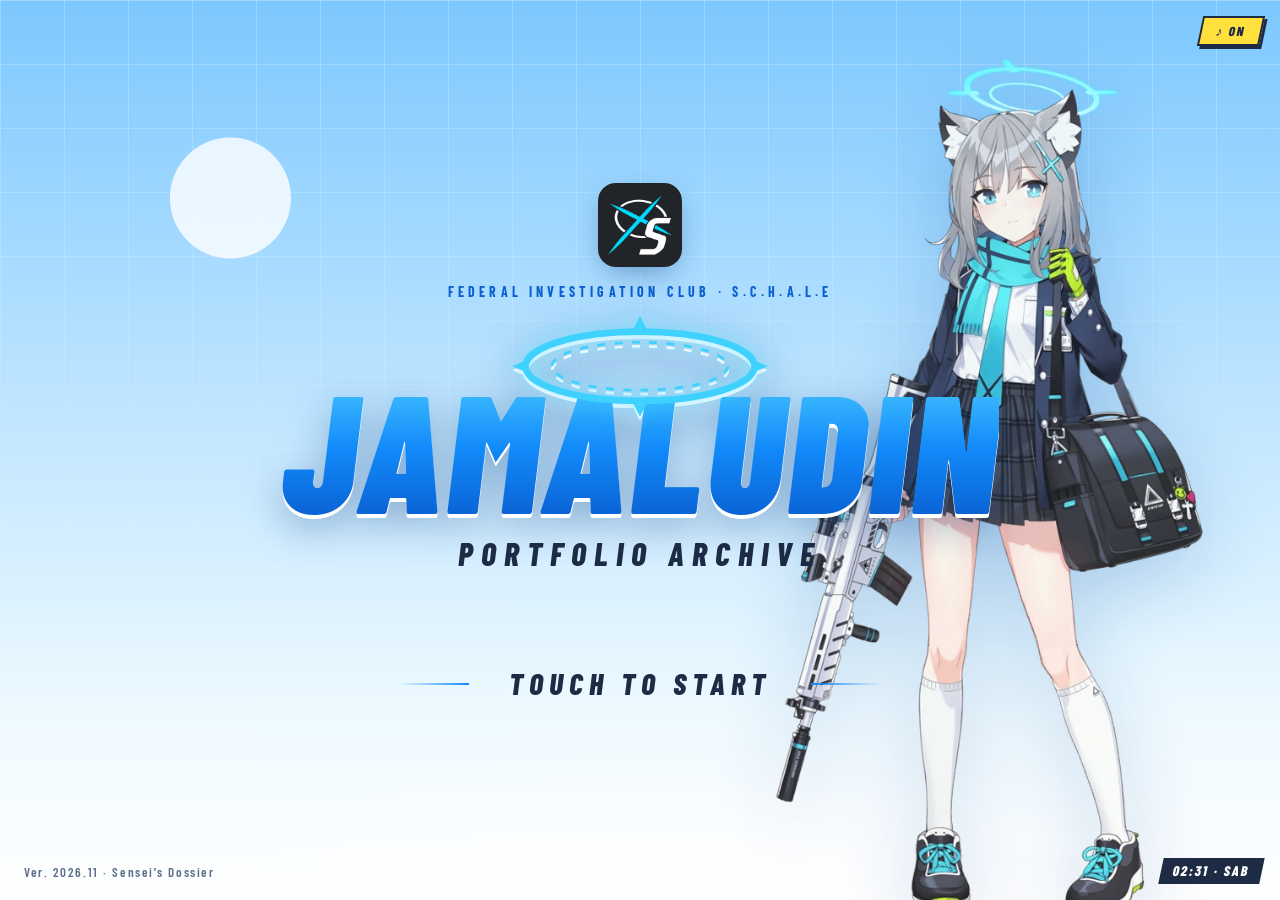
<file: index.html>
<!DOCTYPE html>
<html lang="id">
<head>
  <meta charset="UTF-8" />
  <meta name="viewport" content="width=device-width, initial-scale=1.0, viewport-fit=cover" />
  <meta name="theme-color" content="#128afa" />
  <title>Jamaludin · Portfolio</title>
  <meta name="description" content="Portofolio Jamaludin — Operator Quality Control & mahasiswa S1 Teknik Informatika. Bertema Blue Archive." />
  <link rel="icon" type="image/png" href="assets/img/schale_logo.png" />
  <!-- Link preview (WhatsApp, Discord, Telegram, X, Facebook) -->
  <meta property="og:type" content="website" />
  <meta property="og:site_name" content="Sensei's Dossier" />
  <meta property="og:locale" content="id_ID" />
  <meta property="og:title" content="Jamaludin · Portfolio Archive" />
  <meta property="og:description" content="Operator Quality Control & mahasiswa S1 Teknik Informatika — portofolio bertema Blue Archive. Touch to Start ☆" />
  <meta property="og:image" content="assets/img/og-cover.jpg" />
  <meta property="og:image:width" content="1200" />
  <meta property="og:image:height" content="630" />
  <meta property="og:image:alt" content="Jamaludin — Portfolio Archive bertema Blue Archive" />
  <meta name="twitter:card" content="summary_large_image" />
  <meta name="twitter:title" content="Jamaludin · Portfolio Archive" />
  <meta name="twitter:description" content="Operator Quality Control & mahasiswa S1 Teknik Informatika — portofolio bertema Blue Archive." />
  <meta name="twitter:image" content="assets/img/og-cover.jpg" />
  <link rel="preconnect" href="https://fonts.googleapis.com" />
  <link rel="preconnect" href="https://fonts.gstatic.com" crossorigin />
  <link href="https://fonts.googleapis.com/css2?family=Barlow:ital,wght@0,400;0,500;0,600;0,700;1,600&family=Barlow+Condensed:ital,wght@0,600;0,700;0,800;1,700;1,800;1,900&display=swap" rel="stylesheet" />
  <link rel="stylesheet" href="css/style.css" />
</head>
<body>
  <!-- ============ LOADING ============ -->
  <div class="loading" id="loading" role="progressbar" aria-label="Memuat portofolio" aria-valuemin="0" aria-valuemax="100" aria-valuenow="0">
    <div class="loading__center">
      <img class="loading__logo" src="assets/img/schale_logo.png" alt="" />
      <p class="loading__title">Now Loading<span class="loading__dots" aria-hidden="true"><i>.</i><i>.</i><i>.</i></span></p>
    </div>
    <div class="loading__tip">
      <span class="loading__tip-label">Tips</span>
      <p class="loading__tip-text" id="loadingTip">Menyiapkan arsip Sensei…</p>
    </div>
    <div class="loading__foot">
      <div class="loading__bar"><span class="loading__fill" id="loadingFill"></span></div>
      <span class="loading__pct" id="loadingPct">0%</span>
    </div>
  </div>

  <!-- Reusable halo shape -->
  <svg width="0" height="0" style="position:absolute" aria-hidden="true">
    <symbol id="halo" viewBox="0 0 200 80">
      <ellipse cx="100" cy="40" rx="86" ry="26" fill="none" stroke="currentColor" stroke-width="5" />
      <ellipse cx="100" cy="40" rx="66" ry="18" fill="none" stroke="currentColor" stroke-width="2" stroke-dasharray="6 7" />
      <path d="M100 2 L106 14 L100 11 L94 14 Z M100 78 L106 66 L100 69 L94 66 Z M4 40 L18 34 L15 40 L18 46 Z M196 40 L182 34 L185 40 L182 46 Z" fill="currentColor" />
    </symbol>
    <symbol id="tri" viewBox="0 0 20 20"><path d="M10 2 L18 17 L2 17 Z" fill="currentColor" /></symbol>
    <!-- Social logos -->
    <symbol id="i-gmail" viewBox="0 0 24 24">
      <path d="M3.5 19V8" stroke="#4285F4" stroke-width="3.2" stroke-linecap="round" fill="none" />
      <path d="M20.5 19V8" stroke="#34A853" stroke-width="3.2" stroke-linecap="round" fill="none" />
      <path d="M3.5 7.6 12 14l8.5-6.4" stroke="#EA4335" stroke-width="3.2" stroke-linecap="round" stroke-linejoin="round" fill="none" />
      <path d="M20.5 7.6 17 10.2" stroke="#FBBC04" stroke-width="3.2" stroke-linecap="round" fill="none" />
      <path d="M3.5 7.6 7 10.2" stroke="#C5221F" stroke-width="3.2" stroke-linecap="round" fill="none" />
    </symbol>
    <symbol id="i-instagram" viewBox="0 0 24 24">
      <rect x="3" y="3" width="18" height="18" rx="5.2" fill="none" stroke="currentColor" stroke-width="2.2" />
      <circle cx="12" cy="12" r="4.2" fill="none" stroke="currentColor" stroke-width="2.2" />
      <circle cx="17.4" cy="6.6" r="1.35" fill="currentColor" />
    </symbol>
    <symbol id="i-tiktok" viewBox="0 0 24 24">
      <path fill="currentColor" d="M12.525.02c1.31-.02 2.61-.01 3.91-.02.08 1.53.63 3.09 1.75 4.17 1.12 1.11 2.7 1.62 4.24 1.79v4.03c-1.44-.05-2.89-.35-4.2-.97-.57-.26-1.1-.59-1.62-.93-.01 2.92.01 5.84-.02 8.75-.08 1.4-.54 2.79-1.35 3.94-1.31 1.92-3.58 3.17-5.91 3.21-1.43.08-2.86-.31-4.08-1.03-2.02-1.19-3.44-3.37-3.65-5.71-.02-.5-.03-1-.01-1.49.18-1.9 1.12-3.72 2.58-4.96 1.66-1.44 3.98-2.13 6.15-1.72.02 1.48-.04 2.96-.04 4.44-.99-.32-2.15-.23-3.02.37-.63.41-1.11 1.04-1.36 1.75-.21.51-.15 1.07-.14 1.61.24 1.64 1.82 3.02 3.5 2.87 1.12-.01 2.19-.66 2.77-1.61.19-.33.4-.67.41-1.06.1-1.79.06-3.57.07-5.36.01-4.03-.01-8.05.02-12.07z" />
    </symbol>
    <symbol id="i-discord" viewBox="0 0 24 24">
      <path fill="currentColor" d="M19.3 5.4A16.6 16.6 0 0 0 15.2 4l-.5 1a15.4 15.4 0 0 0-5.4 0l-.5-1a16.6 16.6 0 0 0-4.1 1.4C2.1 9.3 1.4 13.2 1.7 17a16.8 16.8 0 0 0 5.1 2.6l1.1-1.8a10.8 10.8 0 0 1-1.7-.8l.4-.3a11.9 11.9 0 0 0 10.8 0l.4.3c-.5.3-1.1.6-1.7.8l1.1 1.8a16.8 16.8 0 0 0 5.1-2.6c.4-4.4-.7-8.3-3.1-11.6Z" />
      <ellipse cx="8.9" cy="12.6" rx="1.8" ry="2" fill="var(--discord-eye, #5865F2)" />
      <ellipse cx="15.1" cy="12.6" rx="1.8" ry="2" fill="var(--discord-eye, #5865F2)" />
    </symbol>
    <symbol id="i-github" viewBox="0 0 24 24">
      <path fill="currentColor" d="M12 .297c-6.63 0-12 5.373-12 12 0 5.303 3.438 9.8 8.205 11.385.6.113.82-.258.82-.577 0-.285-.01-1.04-.015-2.04-3.338.724-4.042-1.61-4.042-1.61C4.422 18.07 3.633 17.7 3.633 17.7c-1.087-.744.084-.729.084-.729 1.205.084 1.838 1.236 1.838 1.236 1.07 1.835 2.809 1.305 3.495.998.108-.776.417-1.305.76-1.605-2.665-.3-5.466-1.332-5.466-5.93 0-1.31.465-2.38 1.235-3.22-.135-.303-.54-1.523.105-3.176 0 0 1.005-.322 3.3 1.23.96-.267 1.98-.399 3-.405 1.02.006 2.04.138 3 .405 2.28-1.552 3.285-1.23 3.285-1.23.645 1.653.24 2.873.12 3.176.765.84 1.23 1.91 1.23 3.22 0 4.61-2.805 5.625-5.475 5.92.42.36.81 1.096.81 2.22 0 1.606-.015 2.896-.015 3.286 0 .315.21.69.825.57C20.565 22.092 24 17.592 24 12.297c0-6.627-5.373-12-12-12" />
    </symbol>
  </svg>

  <!-- ============ TITLE SCREEN ============ -->
  <section id="title" class="screen screen--title is-active" aria-label="Layar judul">
    <div class="sky"></div>
    <div class="floaters" aria-hidden="true"></div>
    <img class="title__student" src="assets/characters/shiroko_portrait.webp" alt="" />
    <div class="title__center">
      <img class="title__logo" src="assets/img/schale_logo.png" alt="Logo Schale" />
      <p class="title__kicker">Federal Investigation Club · S.C.H.A.L.E</p>
      <h1 class="title__name">
        <svg class="title__halo"><use href="#halo" /></svg>
        JAMALUDIN
      </h1>
      <p class="title__sub">Portfolio Archive</p>
      <button class="title__start" id="startBtn" type="button">Touch to Start</button>
    </div>
    <p class="title__ver">Ver. 2026.11 · Sensei's Dossier</p>
  </section>

  <!-- ============ MAIN MENU ============ -->
  <section id="menu" class="screen screen--menu" aria-label="Menu utama">
    <div class="stripes" aria-hidden="true"></div>

    <div class="menu__art" aria-hidden="true">
      <div class="menu__art-bg"></div>
      <svg class="menu__halo"><use href="#halo" /></svg>
      <img class="menu__student" id="menuStudent" src="assets/characters/aris_portrait.webp" alt="" />
      <div class="menu__nametag" id="menuNametag">
        <span class="menu__nametag-school" id="menuSchool">Millennium</span>
        <span class="menu__nametag-name" id="menuName">Tendou Aris</span>
      </div>
    </div>
    <button class="poke-hit poke-hit--menu" id="menuPoke" type="button" aria-label="Sapa karakter"></button>

    <div class="menu__left">
      <p class="menu__kicker">Take a look at my work, Sensei</p>
      <h2 class="menu__title">
        <svg class="menu__title-halo"><use href="#halo" /></svg>
        <span class="tiles" data-tiles>JAMALUDIN</span>
      </h2>
      <p class="menu__desc">
        Operator <b>Quality Control</b> yang teliti &amp; berdedikasi, sekarang juga menempuh
        <b>S1 Teknik Informatika</b>. Memastikan tiap produk lolos standar — OK / NG tanpa kompromi.
      </p>

      <nav class="menu__list" aria-label="Navigasi portofolio">
        <button class="menu__item" data-go="experience" data-student="aris">
          <span class="menu__no">01</span><span class="menu__label">Experience</span>
          <span class="menu__hint">Mission Log</span><span class="menu__arrow">◀</span>
        </button>
        <button class="menu__item" data-go="skills" data-student="yuuka">
          <span class="menu__no">02</span><span class="menu__label">Skills</span>
          <span class="menu__hint">Skill Level</span><span class="menu__arrow">◀</span>
        </button>
        <button class="menu__item" data-go="about" data-student="mine">
          <span class="menu__no">03</span><span class="menu__label">About</span>
          <span class="menu__hint">Student Info</span><span class="menu__arrow">◀</span>
        </button>
        <button class="menu__item" data-go="contact" data-student="mika">
          <span class="menu__no">04</span><span class="menu__label">Contact</span>
          <span class="menu__hint">MomoTalk</span><span class="menu__arrow">◀</span>
        </button>
      </nav>
    </div>
  </section>

  <!-- ============ EXPERIENCE ============ -->
  <section id="experience" class="screen screen--page page--experience" aria-label="Pengalaman kerja">
    <div class="stripes" aria-hidden="true"></div>
    <img class="page__student page__student--left" src="assets/characters/aris_portrait.webp" alt="" />
    <button class="poke-hit poke-hit--left" type="button" data-poke="aris" aria-label="Sapa Tendou Aris"></button>
    <div class="page__body">
      <header class="page__head">
        <h2 class="page__title"><span class="tiles" data-tiles>EXPERIENCE</span></h2>
        <button class="back-chip" data-back type="button"><span class="key-only">ESC · </span>Back</button>
      </header>
      <p class="page__tag">Mission Log // Pengalaman Kerja</p>

      <article class="card mission">
        <div class="mission__top">
          <div>
            <p class="mission__company">PT. Injeksi Plastik Pasifik</p>
            <h3 class="mission__role">Operator Quality Control</h3>
          </div>
          <span class="badge badge--live">2025 — Sekarang</span>
        </div>

        <div class="mission__grid">
          <div class="mission__task">
            <p class="mission__label"><span>Task 01</span> Outgoing Quality Control (OQC) — Final Inspection</p>
            <ul class="checklist">
              <li>Melakukan inspeksi visual dan dimensi pada produk akhir plastik injection sebelum dikirim.</li>
              <li>Memastikan produk yang dikirim memenuhi standar pelanggan dan standar AQL.</li>
              <li>Mengelola dokumen hasil pemeriksaan serta status kelayakan produk (OK/NG).</li>
              <li>Berkolaborasi dengan tim produksi untuk meminimalkan lolosnya produk cacat.</li>
            </ul>
          </div>
          <div class="mission__task">
            <p class="mission__label"><span>Task 02</span> Defect Management &amp; Area Control</p>
            <ul class="checklist">
              <li>Menganalisis penyebab produk cacat yang ditemukan di area pemeriksaan akhir.</li>
              <li>Membuat laporan ketidaksesuaian produk dan memisahkan item NG ke area karantina.</li>
              <li>Menjaga kebersihan area inspeksi (5S) serta menerapkan standar keselamatan kerja (K3).</li>
            </ul>
          </div>
        </div>

        <div class="reward">
          <p class="reward__title">Mission Reward · Pencapaian Kunci</p>
          <div class="reward__items">
            <div class="reward__item">
              <span class="reward__icon">★</span>
              <p>Menyelesaikan target produksi harian dengan tingkat ketelitian dan <b>efisiensi</b> yang baik.</p>
            </div>
            <div class="reward__item">
              <span class="reward__icon">◆</span>
              <p>Mampu <b>menginspeksi</b> beberapa jenis produk plastik dengan cepat dan tepat.</p>
            </div>
          </div>
        </div>
      </article>
    </div>
  </section>

  <!-- ============ SKILLS ============ -->
  <section id="skills" class="screen screen--page page--skills" aria-label="Kemampuan">
    <div class="stripes" aria-hidden="true"></div>
    <img class="page__student page__student--right" src="assets/characters/yuuka_portrait.webp" alt="" />
    <button class="poke-hit poke-hit--right" type="button" data-poke="yuuka" aria-label="Sapa Hayase Yuuka"></button>
    <div class="page__body">
      <header class="page__head">
        <h2 class="page__title"><span class="tiles" data-tiles>SKILLS</span></h2>
        <button class="back-chip" data-back type="button"><span class="key-only">ESC · </span>Back</button>
      </header>
      <p class="page__tag">Skill Level // Kemampuan Inti</p>

      <div class="skills">
        <div class="card skill-group">
          <p class="skill-group__title">Quality Control</p>
          <ul class="bars">
            <li class="bar" data-level="92"><span class="bar__name">QC Assessment (OK / NG)</span><span class="bar__track"><span class="bar__fill"></span></span><span class="bar__val"></span></li>
            <li class="bar" data-level="90"><span class="bar__name">Pemeriksaan Visual &amp; Dimensi</span><span class="bar__track"><span class="bar__fill"></span></span><span class="bar__val"></span></li>
            <li class="bar" data-level="85"><span class="bar__name">Standar AQL &amp; Laporan NG</span><span class="bar__track"><span class="bar__fill"></span></span><span class="bar__val"></span></li>
            <li class="bar" data-level="86"><span class="bar__name">Standar 5S &amp; K3</span><span class="bar__track"><span class="bar__fill"></span></span><span class="bar__val"></span></li>
          </ul>
        </div>
        <div class="card skill-group">
          <p class="skill-group__title">Tools &amp; Work Style</p>
          <ul class="bars">
            <li class="bar" data-level="80"><span class="bar__name">Microsoft Word</span><span class="bar__track"><span class="bar__fill"></span></span><span class="bar__val"></span></li>
            <li class="bar" data-level="78"><span class="bar__name">Microsoft Excel</span><span class="bar__track"><span class="bar__fill"></span></span><span class="bar__val"></span></li>
            <li class="bar" data-level="90"><span class="bar__name">Sistem Kerja Shift</span><span class="bar__track"><span class="bar__fill"></span></span><span class="bar__val"></span></li>
            <li class="bar" data-level="84"><span class="bar__name">Komunikasi &amp; Kolaborasi Tim</span><span class="bar__track"><span class="bar__fill"></span></span><span class="bar__val"></span></li>
          </ul>
        </div>
        <div class="card yuuka-note">
          <img src="assets/characters/yuuka_icon.webp" alt="Yuuka" />
          <p><b>Yuuka:</b> “Ketelitian itu soal angka, Sensei. Semua sudah saya hitung — hasilnya OK!”</p>
        </div>
      </div>
    </div>
  </section>

  <!-- ============ ABOUT ============ -->
  <section id="about" class="screen screen--page page--about" aria-label="Tentang saya">
    <div class="stripes" aria-hidden="true"></div>
    <img class="page__student page__student--left" src="assets/characters/mine_portrait.webp" alt="" />
    <button class="poke-hit poke-hit--left" type="button" data-poke="mine" aria-label="Sapa Aomori Mine"></button>
    <div class="page__body">
      <header class="page__head">
        <h2 class="page__title"><span class="tiles" data-tiles>ABOUT</span></h2>
        <button class="back-chip" data-back type="button"><span class="key-only">ESC · </span>Back</button>
      </header>
      <p class="page__tag">Student Info // Profil Singkat</p>

      <div class="about">
        <article class="card idcard">
          <div class="idcard__photo">
            <img src="assets/img/jamaludin.webp" alt="Foto Jamaludin" />
          </div>
          <div class="idcard__info">
            <p class="idcard__school">Universitas Pelita Bangsa</p>
            <h3 class="idcard__name">Jamaludin</h3>
            <p class="idcard__role">Operator Quality Control</p>
            <dl class="idcard__stats">
              <div><dt>Class</dt><dd>Inspector</dd></div>
              <div><dt>Role</dt><dd>Support</dd></div>
              <div><dt>Major</dt><dd>Teknik Informatika</dd></div>
            </dl>
            <button class="chip-btn" id="gachaReplay" type="button">↻ Recruit lagi</button>
          </div>
        </article>

        <article class="card profile">
          <p class="card__label">Profil Singkat</p>
          <p>
            Halo, Sensei! Aku <b class="hl">Jamaludin</b> — individu yang berdedikasi tinggi dengan pengalaman kerja nyata dalam
            <span class="tag">Evaluasi Produk</span>, pembuatan laporan harian, dan manajemen alur kerja.
          </p>
          <p>
            Punya tingkat ketelitian yang tajam dan kemampuan komunikasi yang baik untuk berkolaborasi lintas departemen.
            Motivasiku tinggi untuk terus berkembang, mempelajari hal baru, dan memberikan kontribusi terbaik bagi perusahaan.
          </p>
          <p>Ada tawaran kerja atau kolaborasi? Hubungi aku lewat halaman <a href="#contact" class="hl">Contact</a>.</p>
        </article>

        <article class="card edu">
          <p class="card__label">Pendidikan</p>
          <ol class="timeline">
            <li>
              <span class="timeline__year">2024 — Sekarang</span>
              <p class="timeline__place">Universitas Pelita Bangsa</p>
              <p class="timeline__desc">S1 Teknik Informatika</p>
            </li>
            <li>
              <span class="timeline__year">2019 — 2022</span>
              <p class="timeline__place">SMAS Bina Insan Jonggol</p>
              <p class="timeline__desc">Jurusan Ilmu Pengetahuan Alam</p>
            </li>
          </ol>
        </article>
      </div>
    </div>
  </section>

  <!-- ============ CONTACT ============ -->
  <section id="contact" class="screen screen--page page--contact" aria-label="Kontak">
    <div class="stripes" aria-hidden="true"></div>
    <img class="page__student page__student--left" src="assets/characters/mika_portrait.webp" alt="" />
    <button class="poke-hit poke-hit--left" type="button" data-poke="mika" aria-label="Sapa Misono Mika"></button>
    <div class="page__body">
      <header class="page__head">
        <h2 class="page__title"><span class="tiles" data-tiles>CONTACT</span></h2>
        <button class="back-chip" data-back type="button"><span class="key-only">ESC · </span>Back</button>
      </header>
      <p class="page__tag">MomoTalk // Direct Channels</p>

      <div class="card momo">
        <div class="momo__head">
          <span class="momo__logo">MomoTalk</span>
          <span class="momo__status">● online</span>
        </div>
        <div class="momo__log" id="momoLog" aria-live="polite"></div>
        <div class="momo__reply" id="momoReply" hidden>
          <p class="momo__reply-head">Balas</p>
          <div class="momo__options" id="momoOptions"></div>
        </div>
        <p class="momo__divider"><span>Semua kontak</span></p>

        <ul class="channels" id="channels">
          <li data-ch="gmail"><a class="channel" href="mailto:jamaldan390@gmail.com">
            <span class="channel__icon channel__icon--gmail"><svg aria-hidden="true"><use href="#i-gmail" /></svg></span>
            <span class="channel__text"><b>Gmail</b><small>jamaldan390@gmail.com</small></span>
            <span class="channel__cta">Send Mail ▸</span></a></li>
          <li data-ch="instagram"><a class="channel" href="https://www.instagram.com/zuyakazama69/" target="_blank" rel="noopener">
            <span class="channel__icon channel__icon--instagram"><svg aria-hidden="true"><use href="#i-instagram" /></svg></span>
            <span class="channel__text"><b>Instagram</b><small>@zuyakazama69</small></span>
            <span class="channel__cta">Visit ▸</span></a></li>
          <li data-ch="tiktok"><a class="channel" href="https://www.tiktok.com/search/user?q=zerfek%20sokai" target="_blank" rel="noopener">
            <span class="channel__icon channel__icon--tiktok"><svg aria-hidden="true"><use href="#i-tiktok" /></svg></span>
            <span class="channel__text"><b>TikTok</b><small>zerfek sokai</small></span>
            <span class="channel__cta">Visit ▸</span></a></li>
          <li data-ch="discord"><button class="channel" type="button" data-copy="hcfgjbtr">
            <span class="channel__icon channel__icon--discord"><svg aria-hidden="true"><use href="#i-discord" /></svg></span>
            <span class="channel__text"><b>Discord</b><small>hcfgjbtr</small></span>
            <span class="channel__cta">Copy ▸</span></button></li>
          <li data-ch="github"><a class="channel" href="https://github.com/ZuyaKazama" target="_blank" rel="noopener">
            <span class="channel__icon channel__icon--github"><svg aria-hidden="true"><use href="#i-github" /></svg></span>
            <span class="channel__text"><b>GitHub</b><small>github.com/ZuyaKazama</small></span>
            <span class="channel__cta">Visit ▸</span></a></li>
        </ul>
      </div>
    </div>
  </section>

  <!-- ============ HUD (always on top) ============ -->
  <div class="hud" id="hud">
    <div class="hud__tl">SCHALE <i>//</i> JAMALUDIN</div>
    <div class="hud__tr">
      <span class="hud__chip">Operator QC · S1 Teknik Informatika</span>
      <button class="hud__sound" id="soundBtn" type="button" aria-expanded="false" aria-controls="soundPanel" title="Pengaturan suara">♪ ON</button>
    </div>
    <div class="sound-panel" id="soundPanel" role="dialog" aria-label="Pengaturan suara" hidden>
      <div class="sound-panel__head">
        <span>Pengaturan Suara</span>
        <button class="sound-panel__close" id="soundClose" type="button" aria-label="Tutup pengaturan">✕</button>
      </div>
      <label class="slider">
        <span class="slider__label">Musik (BGM)</span>
        <input type="range" id="volBgm" min="0" max="100" step="5" />
        <output class="slider__val" id="volBgmOut" for="volBgm">30</output>
      </label>
      <label class="slider">
        <span class="slider__label">Suara karakter</span>
        <input type="range" id="volVoice" min="0" max="100" step="5" />
        <output class="slider__val" id="volVoiceOut" for="volVoice">90</output>
      </label>
      <label class="toggle">
        <input type="checkbox" id="muteAll" />
        <span class="toggle__ui" aria-hidden="true"></span>
        <span>Bisukan semua <kbd class="key-only">M</kbd></span>
      </label>
    </div>
    <button class="hud__poke" id="hudPoke" type="button" aria-label="Sapa karakter">
      <img id="hudPokeImg" src="assets/characters/aris_icon.webp" alt="" />
      <span>Tap!</span>
    </button>
    <button class="hud__back" data-back type="button" aria-label="Kembali ke menu">◀ Menu</button>
    <div class="hud__bl">
      <span><kbd>↑↓</kbd> Select</span>
      <span><kbd>Enter</kbd> Confirm</span>
      <span><kbd>Esc</kbd> Back</span>
    </div>
    <div class="hud__br" id="clock">--:-- · ---</div>
  </div>

  <!-- Transition wipe -->
  <div class="wipe" id="wipe" aria-hidden="true">
    <div class="wipe__a"></div><div class="wipe__b"></div><div class="wipe__c"></div>
    <img class="wipe__logo" src="assets/img/schale_logo.png" alt="" />
  </div>

  <div class="toast" id="toast" role="status" aria-live="polite"></div>

  <!-- Character dialogue / subtitles -->
  <div class="dialog" id="dialog" role="status" aria-live="polite" hidden>
    <p class="dialog__name"><span class="dialog__school" id="dialogSchool"></span><b id="dialogName"></b></p>
    <p class="dialog__text" id="dialogText"></p>
    <p class="dialog__ja" id="dialogJa" lang="ja"></p>
  </div>

  <!-- ============ RECRUITMENT (gacha) ============ -->
  <div class="gacha" id="gacha" role="dialog" aria-label="Recruitment" hidden>
    <div class="gacha__rays" aria-hidden="true"></div>
    <div class="gacha__crystal" aria-hidden="true"></div>
    <div class="gacha__ring" aria-hidden="true"></div>
    <div class="gacha__flash" aria-hidden="true"></div>
    <div class="gacha__card">
      <div class="gacha__face gacha__face--back" aria-hidden="true"><img src="assets/img/schale_logo.png" alt="" /></div>
      <div class="gacha__face gacha__face--front">
        <span class="gacha__new">NEW</span>
        <div class="gacha__photo"><img src="assets/img/jamaludin.webp" alt="Foto Jamaludin" /></div>
        <div class="gacha__stars" aria-label="Bintang 3"><i>★</i><i>★</i><i>★</i></div>
        <p class="gacha__school">Universitas Pelita Bangsa</p>
        <p class="gacha__name">Jamaludin</p>
        <p class="gacha__role">Operator Quality Control</p>
      </div>
    </div>
    <p class="gacha__line">“Jamaludin, Operator Quality Control. Mohon bantuannya, Sensei!”</p>
    <p class="gacha__hint">Tap untuk lanjut</p>
    <button class="gacha__skip" id="gachaSkip" type="button">Skip ▸▸</button>
  </div>

  <script src="js/voices.js"></script>
  <script src="js/app.js"></script>
</body>
</html>
</file>
<file: css/style.css>
/* =========================================================
   JAMALUDIN · Portfolio — Blue Archive inspired theme
   ========================================================= */
:root {
  --blue: #128afa;
  --blue-deep: #0a5fd1;
  --cyan: #3fd2ff;
  --sky: #d9efff;
  --bg: #eaf3fc;
  --navy: #1d2b45;
  --ink: #2a3a57;
  --muted: #5d6f8c;
  --line: #d3e3f3;
  --white: #ffffff;
  --yellow: #ffe03d;
  --yellow-deep: #f5c400;
  --pink: #ff8fae;
  --pink-deep: #f06c92;

  --f-display: "Barlow Condensed", "Arial Narrow", sans-serif;
  --f-body: "Barlow", "Segoe UI", system-ui, sans-serif;

  --hud-h: 4rem;
  --ease-out: cubic-bezier(.2, .9, .25, 1);
  --safe-t: env(safe-area-inset-top, 0px);
  --safe-r: env(safe-area-inset-right, 0px);
  --safe-b: env(safe-area-inset-bottom, 0px);
  --safe-l: env(safe-area-inset-left, 0px);
}

/* Type scales up on big screens so the layout never looks tiny */
html { font-size: 16px; -webkit-text-size-adjust: 100%; text-size-adjust: 100%; }
@media (min-width: 1600px) and (min-height: 860px) { html { font-size: 18px; } }
@media (min-width: 2200px) and (min-height: 1150px) { html { font-size: 21px; } }

*, *::before, *::after { box-sizing: border-box; }
[hidden] { display: none !important; }
html, body { height: 100%; }
body {
  margin: 0;
  background: var(--bg);
  color: var(--ink);
  font-family: var(--f-body);
  font-size: 1rem;
  line-height: 1.55;
  overflow: hidden;
  -webkit-font-smoothing: antialiased;
  -webkit-tap-highlight-color: transparent;
}
button, a { touch-action: manipulation; }
img { display: block; max-width: 100%; }
button { font: inherit; color: inherit; cursor: pointer; }
a { color: inherit; }
b { color: var(--navy); }
::selection { background: var(--cyan); color: var(--navy); }

/* ---------- Screens ---------- */
.screen {
  position: fixed;
  inset: 0;
  display: none;
  overflow: hidden;
}
.screen.is-active { display: block; }

/* Background stripes used by menu + pages */
.stripes {
  position: absolute;
  inset: 0;
  overflow: hidden;
  background:
    radial-gradient(circle at 1px 1px, rgba(18, 138, 250, .16) 1px, transparent 1.5px) 0 0 / 18px 18px,
    repeating-linear-gradient(115deg, rgba(18, 138, 250, .06) 0 38px, transparent 38px 76px),
    linear-gradient(160deg, #f6fbff 0%, #e4f1fd 55%, #d4e9fb 100%);
}
.stripes::after { /* big cyan diagonal band */
  content: "";
  position: absolute;
  left: -10%; right: -10%;
  top: 62%;
  height: 160px;
  background: linear-gradient(90deg, rgba(63, 210, 255, .0), rgba(63, 210, 255, .22), rgba(18, 138, 250, .0));
  transform: rotate(-8deg);
}

/* ---------- Letter tiles (BA take on the ransom-note title) ---------- */
.tiles { display: inline-flex; flex-wrap: wrap; gap: .04em; }
.tile {
  display: inline-block;
  padding: 0 .08em;
  line-height: 1;
  font-family: var(--f-display);
  font-style: italic;
  font-weight: 900;
  background: var(--white);
  color: var(--navy);
  box-shadow: .05em .05em 0 var(--navy);
  transform: rotate(var(--r, 0deg)) translateY(var(--y, 0));
}
.tile:nth-child(3n + 2) { background: var(--blue); color: var(--white); }
.tile:nth-child(4n + 3) { background: var(--navy); color: var(--white); box-shadow: .05em .05em 0 var(--cyan); }
.tile:nth-child(5n) { font-size: 1.12em; }
.is-active .tile { animation: tileIn .5s var(--ease-out) both; animation-delay: calc(var(--i) * 45ms + 120ms); }
@keyframes tileIn {
  from { opacity: 0; transform: rotate(calc(var(--r) * -3)) translateY(-40%) scale(1.6); }
  to   { opacity: 1; transform: rotate(var(--r)) translateY(var(--y)) scale(1); }
}

/* =========================================================
   TITLE SCREEN
   ========================================================= */
.screen--title { cursor: pointer; }
.sky {
  position: absolute;
  inset: 0;
  background:
    radial-gradient(ellipse 60% 40% at 50% 110%, rgba(255, 255, 255, .95), transparent 70%),
    radial-gradient(circle at 18% 22%, rgba(255, 255, 255, .8) 0 60px, transparent 61px),
    linear-gradient(180deg, #7cc8ff 0%, #bfe5ff 45%, #effaff 80%, #fff 100%);
}
.sky::before { /* faint grid */
  content: "";
  position: absolute;
  inset: 0;
  background:
    linear-gradient(rgba(255, 255, 255, .25) 1px, transparent 1px) 0 0 / 64px 64px,
    linear-gradient(90deg, rgba(255, 255, 255, .25) 1px, transparent 1px) 0 0 / 64px 64px;
  mask-image: linear-gradient(180deg, #000 0%, transparent 75%);
}
.floaters { position: absolute; inset: 0; pointer-events: none; overflow: hidden; }
.floaters svg {
  position: absolute;
  bottom: -40px;
  color: #fff;
  opacity: .7;
  animation: floatUp linear infinite;
}
@keyframes floatUp {
  to { transform: translateY(-115vh) rotate(360deg); opacity: 0; }
}
.title__student {
  position: absolute;
  right: 4vw;
  bottom: -2vh;
  height: 96vh;
  width: auto;
  max-width: none;
  opacity: .9;
  filter: drop-shadow(0 20px 40px rgba(18, 80, 160, .25));
  animation: rise 1.2s var(--ease-out) both .2s;
}
.title__center {
  position: absolute;
  inset: 0;
  display: flex;
  flex-direction: column;
  align-items: center;
  padding: calc(var(--hud-h) + var(--safe-t)) 16px calc(var(--hud-h) + var(--safe-b));
  overflow-y: auto;
  scrollbar-width: none;
  text-align: center;
}
.title__center > .title__logo { margin-top: auto; }
.title__center > .title__start { margin-bottom: auto; }
.title__logo {
  width: clamp(48px, 11vh, 84px);
  margin: 0 auto clamp(6px, 1.6vh, 14px);
  border-radius: 18px;
  box-shadow: 0 10px 30px -8px rgba(10, 60, 130, .5);
  animation: rise .8s var(--ease-out) both;
}
.title__kicker {
  margin: 0;
  font-family: var(--f-display);
  font-weight: 700;
  letter-spacing: .3em;
  text-transform: uppercase;
  font-size: 0.875rem;
  color: var(--blue-deep);
}
.title__name {
  position: relative;
  margin: .42em 0 0;
  font-family: var(--f-display);
  font-style: italic;
  font-weight: 900;
  font-size: clamp(3.4rem, min(13vw, 21vh), 10.5rem);
  line-height: .9;
  letter-spacing: .02em;
  color: var(--blue);
  background: linear-gradient(180deg, #47c8ff 0%, var(--blue) 50%, var(--blue-deep) 100%);
  -webkit-background-clip: text;
  background-clip: text;
  -webkit-text-fill-color: transparent;
  filter: drop-shadow(0 4px 0 #fff) drop-shadow(0 10px 20px rgba(10, 60, 130, .35));
  animation: rise .9s var(--ease-out) both .1s;
}
.title__halo, .menu__title-halo {
  position: absolute;
  left: 50%;
  top: -.36em;
  width: 1.6em;
  height: .64em;
  transform: translateX(-50%);
  color: var(--cyan);
  filter: drop-shadow(0 0 10px rgba(63, 210, 255, .9));
  animation: haloBob 3s ease-in-out infinite;
}
@keyframes haloBob { 50% { transform: translate(-50%, -8%); } }
.title__sub {
  margin: 6px 0 0;
  font-family: var(--f-display);
  font-weight: 800;
  font-style: italic;
  font-size: clamp(20px, 3vw, 32px);
  letter-spacing: .25em;
  text-transform: uppercase;
  color: var(--navy);
}
.title__start {
  margin-top: clamp(16px, 8vh, 90px);
  border: 0;
  min-height: 44px;
  background: none;
  padding: 10px 40px;
  font-family: var(--f-display);
  font-weight: 800;
  font-style: italic;
  font-size: clamp(22px, 3vw, 30px);
  letter-spacing: .2em;
  text-transform: uppercase;
  color: var(--navy);
  position: relative;
  animation: blink 1.6s ease-in-out infinite;
}
.title__start::before, .title__start::after {
  content: "";
  position: absolute;
  top: 50%;
  width: 70px;
  height: 2px;
  background: linear-gradient(90deg, transparent, var(--blue));
}
.title__start::before { right: 100%; }
.title__start::after { left: 100%; transform: scaleX(-1); }
@keyframes blink { 50% { opacity: .35; } }
.title__ver {
  position: absolute;
  left: calc(24px + var(--safe-l));
  bottom: calc(18px + var(--safe-b));
  margin: 0;
  font-family: var(--f-display);
  font-weight: 600;
  font-size: 0.8125rem;
  letter-spacing: .12em;
  color: var(--muted);
}
@keyframes rise { from { opacity: 0; transform: translateY(30px); } }
.title__center .title__logo, .title__center .title__name { animation-name: riseC; }
@keyframes riseC { from { opacity: 0; translate: 0 30px; } }

/* =========================================================
   MAIN MENU
   ========================================================= */
.menu__art {
  position: absolute;
  top: 0; right: 0; bottom: 0;
  width: 54vw;
}
.menu__art-bg {
  position: absolute;
  inset: 0;
  clip-path: polygon(22% 0, 100% 0, 100% 100%, 0 100%);
  background:
    repeating-linear-gradient(115deg, rgba(255, 255, 255, .12) 0 26px, transparent 26px 60px),
    linear-gradient(160deg, #5fd6ff 0%, var(--blue) 55%, var(--blue-deep) 100%);
}
.menu__art::before { /* white slanted edge like the reference */
  content: "";
  position: absolute;
  inset: 0;
  left: -26px;
  clip-path: polygon(22% 0, calc(22% + 18px) 0, 18px 100%, 0 100%);
  background: #fff;
  z-index: 1;
}
.menu__halo {
  position: absolute;
  left: 50%;
  top: 8%;
  width: 70%;
  height: 28%;
  transform: translateX(-40%);
  color: rgba(255, 255, 255, .55);
  animation: haloPulse 4s ease-in-out infinite;
}
@keyframes haloPulse { 50% { transform: translateX(-40%) translateY(-4%) scale(1.06); opacity: .75; } }
.menu__student {
  position: absolute;
  right: 4%;
  bottom: -3vh;
  height: 100vh;
  width: auto;
  max-width: 120%;
  object-fit: contain;
  object-position: bottom right;
  filter: drop-shadow(-12px 10px 0 rgba(29, 43, 69, .18));
  transition: opacity .25s, transform .35s var(--ease-out);
}
.menu__student.is-swapping { opacity: 0; transform: translateX(40px); }
.menu__student[data-wide] { height: auto; width: 125%; right: -12%; bottom: 8vh; }
.menu__nametag {
  position: absolute;
  right: 2.5vw;
  bottom: calc(var(--hud-h) + 6px + var(--safe-b));
  display: flex;
  flex-direction: column;
  align-items: flex-end;
  z-index: 2;
  transform: skewX(-12deg);
}
.menu__nametag-school {
  background: var(--yellow);
  color: var(--navy);
  padding: 2px 12px;
  font-family: var(--f-display);
  font-weight: 800;
  font-size: 0.8125rem;
  letter-spacing: .18em;
  text-transform: uppercase;
}
.menu__nametag-name {
  background: var(--navy);
  color: #fff;
  padding: 4px 18px;
  font-family: var(--f-display);
  font-weight: 800;
  font-style: italic;
  font-size: 1.625rem;
  letter-spacing: .04em;
}

.menu__left {
  position: absolute;
  top: 0;
  bottom: 0;
  left: calc(6vw - 28px + var(--safe-l));
  width: min(52vw, 44rem);
  padding: calc(var(--hud-h) - 8px) 24px calc(var(--hud-h) - 8px) 28px;
  display: flex;
  flex-direction: column;
  align-items: flex-start;
  overflow-y: auto;
  scrollbar-width: none;
  z-index: 3;
}
.menu__left::-webkit-scrollbar, .title__center::-webkit-scrollbar { display: none; }
.menu__left > :first-child { margin-top: auto; }
.menu__left > :last-child { margin-bottom: auto; }
.menu__kicker {
  margin: 0 0 clamp(24px, min(3.4vw, 5.8vh), 46px);
  font-family: var(--f-display);
  font-weight: 800;
  font-size: 0.8125rem;
  letter-spacing: .28em;
  text-transform: uppercase;
  color: var(--blue-deep);
}
.menu__title {
  position: relative;
  margin: 0;
  font-size: clamp(2.6rem, min(6.4vw, 11vh), 6rem);
  display: inline-block;
}
.menu__title-halo { top: -.42em; left: 18%; width: 1.3em; height: .52em; z-index: 1; }
.menu__desc {
  margin: 14px 0 0;
  max-width: 30rem;
  padding: 10px 16px;
  background: var(--navy);
  color: #e8f2ff;
  font-size: 0.875rem;
  line-height: 1.5;
  clip-path: polygon(0 0, 100% 0, calc(100% - 12px) 100%, 0 100%);
  box-shadow: 6px 6px 0 var(--cyan);
}
.menu__desc b { color: var(--yellow); }

.menu__list {
  display: flex;
  flex-direction: column;
  gap: 4px;
  margin-top: clamp(10px, 4vh, 48px);
  width: 100%;
}
.menu__item {
  position: relative;
  display: flex;
  align-items: center;
  gap: 14px;
  width: fit-content;
  min-width: 70%;
  padding: 2px 70px 2px 18px;
  border: 0;
  background: transparent;
  text-align: left;
  isolation: isolate;
  outline: none;
}
.menu__item::before { /* selection bar */
  content: "";
  position: absolute;
  inset: 0 -10px 0 -18px;
  z-index: -1;
  background: linear-gradient(90deg, var(--navy) 0%, var(--blue-deep) 70%, var(--blue) 100%);
  transform: skewX(-14deg) scaleX(0);
  transform-origin: left;
  transition: transform .28s var(--ease-out);
  box-shadow: 6px 6px 0 var(--cyan);
}
.menu__no {
  font-family: var(--f-display);
  font-weight: 800;
  font-size: 0.9375rem;
  color: var(--blue);
  transition: color .2s;
}
.menu__label {
  font-family: var(--f-display);
  font-weight: 900;
  font-style: italic;
  font-size: clamp(1.9rem, min(4.4vw, 7.4vh), 4rem);
  line-height: 1.05;
  text-transform: uppercase;
  letter-spacing: .03em;
  color: var(--navy);
  text-shadow: 3px 3px 0 #fff;
  transition: color .2s, transform .28s var(--ease-out), letter-spacing .28s;
}
.menu__hint {
  font-family: var(--f-display);
  font-weight: 700;
  font-size: 0.8125rem;
  letter-spacing: .2em;
  text-transform: uppercase;
  color: var(--yellow);
  opacity: 0;
  transform: translateX(-8px);
  transition: opacity .2s, transform .28s var(--ease-out);
}
.menu__arrow {
  position: absolute;
  right: 18px;
  font-size: 1.625rem;
  color: #fff;
  opacity: 0;
  transition: opacity .2s, transform .2s;
}
.menu__item.is-sel::before { transform: skewX(-14deg) scaleX(1); }
.menu__item.is-sel .menu__label { color: #fff; text-shadow: 3px 3px 0 rgba(0, 0, 0, .25); transform: translateX(6px); letter-spacing: .06em; }
.menu__item.is-sel .menu__no { color: var(--cyan); }
.menu__item.is-sel .menu__hint { opacity: 1; transform: none; }
.menu__item.is-sel .menu__arrow { opacity: 1; animation: nudge .8s ease-in-out infinite; }
@keyframes nudge { 50% { transform: translateX(-6px); } }
.menu__item:focus-visible::before { outline: 3px solid var(--yellow); outline-offset: 2px; }

.screen--menu.is-active .menu__left { animation: slideL .6s var(--ease-out) both; }
.screen--menu.is-active .menu__art { animation: slideR .6s var(--ease-out) both; }
.screen--menu.is-active .menu__item { animation: slideL .5s var(--ease-out) both; }
.screen--menu.is-active .menu__item:nth-child(1) { animation-delay: .15s; }
.screen--menu.is-active .menu__item:nth-child(2) { animation-delay: .22s; }
.screen--menu.is-active .menu__item:nth-child(3) { animation-delay: .29s; }
.screen--menu.is-active .menu__item:nth-child(4) { animation-delay: .36s; }
@keyframes slideL { from { opacity: 0; translate: -60px 0; } }
@keyframes slideR { from { opacity: 0; translate: 80px 0; } }

/* =========================================================
   CONTENT PAGES
   ========================================================= */
.screen--page::before { /* blue diagonal panel behind the student */
  content: "";
  position: absolute;
  top: 0; bottom: 0;
  width: 40vw;
  background:
    repeating-linear-gradient(115deg, rgba(255, 255, 255, .12) 0 22px, transparent 22px 54px),
    linear-gradient(170deg, #64d8ff 0%, var(--blue) 60%, var(--blue-deep) 100%);
  z-index: 1;
}
.page--experience::before, .page--about::before, .page--contact::before {
  left: 0;
  clip-path: polygon(0 0, 100% 0, 72% 100%, 0 100%);
}
.page--skills::before {
  right: 0;
  clip-path: polygon(28% 0, 100% 0, 100% 100%, 0 100%);
}
.page--contact::before { background:
  repeating-linear-gradient(115deg, rgba(255, 255, 255, .14) 0 22px, transparent 22px 54px),
  linear-gradient(170deg, #ffc2d4 0%, var(--pink) 45%, var(--blue) 100%); }

.page__student {
  position: absolute;
  bottom: -2vh;
  height: 98vh;
  width: auto;
  max-width: none;
  z-index: 2;
  filter: drop-shadow(10px 10px 0 rgba(29, 43, 69, .15));
  pointer-events: none;
}
.page__student--left { left: 1vw; }
.page__student--right { right: 1vw; }
.page__student--wide { height: auto; width: 50vw; bottom: 6vh; left: -9vw; }
.screen--page.is-active .page__student--left { animation: slideL .7s var(--ease-out) both; }
.screen--page.is-active .page__student--right { animation: slideR .7s var(--ease-out) both; }

.page__body {
  position: relative;
  z-index: 3;
  height: 100%;
  overflow-y: auto;
  padding: calc(var(--hud-h) + 10px + var(--safe-t)) calc(5vw + var(--safe-r)) calc(var(--hud-h) + 20px + var(--safe-b)) 37vw;
  overscroll-behavior: contain;
  scrollbar-width: thin;
  scrollbar-color: var(--blue) transparent;
}
.page--skills .page__body { padding-left: calc(5vw + var(--safe-l)); padding-right: 37vw; }
.screen--page.is-active .page__body > *:not(.page__head) { animation: rise .55s var(--ease-out) both .25s; }

.page__head {
  display: flex;
  align-items: flex-start;
  gap: 18px;
}
.page__title {
  margin: 0;
  font-size: clamp(2.8rem, min(7vw, 12vh), 6.5rem);
}
.back-chip {
  margin-top: 10px;
  flex: none;
  border: 2px solid var(--navy);
  background: #fff;
  color: var(--navy);
  padding: 2px 12px;
  font-family: var(--f-display);
  font-weight: 800;
  font-size: 0.8125rem;
  letter-spacing: .15em;
  text-transform: uppercase;
  transform: skewX(-12deg) rotate(-3deg);
  box-shadow: 3px 3px 0 var(--navy);
  transition: background .15s, color .15s;
}
.back-chip:hover, .back-chip:focus-visible { background: var(--navy); color: #fff; outline: none; }
.page__tag {
  display: inline-block;
  margin: 12px 0 18px;
  padding: 3px 14px;
  background: var(--navy);
  color: #fff;
  font-family: var(--f-display);
  font-weight: 800;
  font-size: 0.9375rem;
  letter-spacing: .14em;
  text-transform: uppercase;
  border-bottom: 3px solid var(--cyan);
  transform: skewX(-10deg);
}

/* ---------- Card ---------- */
.card {
  position: relative;
  background: rgba(255, 255, 255, .96);
  border: 1px solid var(--line);
  border-top: 4px solid var(--blue);
  border-radius: 4px;
  padding: 20px 22px;
  box-shadow: 0 18px 40px -22px rgba(10, 60, 130, .55);
  clip-path: polygon(0 0, calc(100% - 22px) 0, 100% 22px, 100% 100%, 0 100%);
}
.card::after { /* corner accent */
  content: "";
  position: absolute;
  top: 0; right: 0;
  width: 22px; height: 22px;
  background: linear-gradient(225deg, transparent 50%, var(--cyan) 50%);
}
.card__label {
  margin: 0 0 10px;
  font-family: var(--f-display);
  font-weight: 800;
  font-size: 0.875rem;
  letter-spacing: .2em;
  text-transform: uppercase;
  color: var(--blue);
}
.badge {
  display: inline-block;
  padding: 3px 14px;
  font-family: var(--f-display);
  font-weight: 800;
  font-size: 0.875rem;
  letter-spacing: .08em;
  text-transform: uppercase;
  transform: skewX(-12deg);
  white-space: nowrap;
}
.badge--live { background: var(--yellow); color: var(--navy); box-shadow: 3px 3px 0 var(--navy); }

/* ---------- Experience ---------- */
.mission__top {
  display: flex;
  justify-content: space-between;
  align-items: flex-start;
  gap: 16px;
  padding-bottom: 14px;
  border-bottom: 2px dashed var(--line);
}
.mission__company {
  margin: 0;
  font-family: var(--f-display);
  font-weight: 700;
  font-size: 1rem;
  letter-spacing: .14em;
  text-transform: uppercase;
  color: var(--blue);
}
.mission__role {
  margin: 0;
  font-family: var(--f-display);
  font-style: italic;
  font-weight: 900;
  font-size: clamp(26px, 2.6vw, 36px);
  line-height: 1.1;
  color: var(--navy);
}
.mission__grid {
  display: grid;
  grid-template-columns: 1fr 1fr;
  gap: 22px;
  margin-top: 16px;
}
.mission__label {
  margin: 0 0 8px;
  font-weight: 700;
  color: var(--navy);
  line-height: 1.3;
}
.mission__label span {
  display: inline-block;
  margin-right: 6px;
  padding: 0 8px;
  background: var(--blue);
  color: #fff;
  font-family: var(--f-display);
  font-weight: 800;
  font-size: 0.8125rem;
  letter-spacing: .1em;
  text-transform: uppercase;
  transform: skewX(-10deg);
}
.checklist { list-style: none; margin: 0; padding: 0; }
.checklist li {
  position: relative;
  padding-left: 28px;
  margin: 8px 0;
  font-size: 0.9375rem;
  color: var(--ink);
}
.checklist li::before {
  content: "✓";
  position: absolute;
  left: 0; top: 2px;
  width: 18px; height: 18px;
  display: grid;
  place-items: center;
  font-size: 0.75rem;
  font-weight: 700;
  color: #fff;
  background: var(--blue);
  border-radius: 3px;
  transform: rotate(-6deg);
}
.reward {
  margin-top: 18px;
  padding: 14px 16px;
  background: linear-gradient(100deg, #fff8d4 0%, #eaf6ff 100%);
  border-left: 5px solid var(--yellow-deep);
}
.reward__title {
  margin: 0 0 10px;
  font-family: var(--f-display);
  font-weight: 800;
  font-size: 0.875rem;
  letter-spacing: .18em;
  text-transform: uppercase;
  color: var(--navy);
}
.reward__items { display: grid; grid-template-columns: 1fr 1fr; gap: 14px; }
.reward__item { display: flex; gap: 12px; align-items: flex-start; }
.reward__item p { margin: 0; font-size: 0.9375rem; }
.reward__icon {
  flex: none;
  width: 38px; height: 38px;
  display: grid;
  place-items: center;
  background: var(--navy);
  color: var(--yellow);
  font-size: 1.125rem;
  transform: rotate(45deg);
  border-radius: 6px;
  box-shadow: 3px 3px 0 var(--cyan);
}

/* ---------- Skills ---------- */
.skills { display: grid; gap: 18px; max-width: 50rem; }
.skill-group__title {
  display: inline-block;
  margin: 0 0 12px;
  padding: 2px 14px;
  background: #fff;
  border: 2px solid var(--navy);
  font-family: var(--f-display);
  font-weight: 800;
  font-size: 1rem;
  letter-spacing: .12em;
  text-transform: uppercase;
  color: var(--navy);
  transform: skewX(-10deg);
  box-shadow: 3px 3px 0 var(--navy);
}
.bars { list-style: none; margin: 0; padding: 0; display: grid; gap: 10px; }
.bar {
  display: grid;
  grid-template-columns: minmax(9rem, 14rem) 1fr 3.4rem;
  align-items: center;
  gap: 14px;
}
.bar__name {
  font-family: var(--f-display);
  font-weight: 700;
  font-size: 1rem;
  text-transform: uppercase;
  letter-spacing: .04em;
  color: var(--navy);
  line-height: 1.15;
}
.bar__track {
  position: relative;
  height: 16px;
  background: #dbe7f3;
  transform: skewX(-20deg);
  overflow: hidden;
}
.bar__fill {
  position: absolute;
  inset: 0 auto 0 0;
  width: 0;
  background:
    repeating-linear-gradient(90deg, transparent 0 14px, rgba(255, 255, 255, .65) 14px 17px),
    linear-gradient(90deg, var(--cyan), var(--blue));
  transition: width 1.1s var(--ease-out);
}
.bar__val {
  font-family: var(--f-display);
  font-weight: 800;
  font-style: italic;
  font-size: 1.125rem;
  color: var(--blue-deep);
  text-align: right;
}
.yuuka-note {
  display: flex;
  align-items: center;
  gap: 14px;
  border-top-color: var(--yellow-deep);
}
.yuuka-note img { width: 56px; height: 56px; object-fit: cover; border-radius: 50%; border: 3px solid var(--blue); flex: none; }
.yuuka-note p { margin: 0; font-size: 0.9375rem; }

/* ---------- About ---------- */
.about {
  display: grid;
  grid-template-columns: minmax(0, 1.15fr) minmax(0, 1fr);
  gap: 18px;
  max-width: 64rem;
}
.idcard {
  grid-column: 1 / -1;
  display: flex;
  gap: 22px;
  align-items: center;
}
.idcard__photo {
  position: relative;
  flex: none;
  width: 170px;
  height: 190px;
  background:
    repeating-linear-gradient(115deg, rgba(255, 255, 255, .15) 0 12px, transparent 12px 28px),
    linear-gradient(170deg, #6adbff, var(--blue));
  clip-path: polygon(0 0, 100% 0, 100% 86%, 86% 100%, 0 100%);
  overflow: hidden;
}
.idcard__photo img { position: absolute; bottom: 0; left: 50%; width: 112%; max-width: none; transform: translateX(-50%); }
.idcard__school {
  margin: 0;
  font-family: var(--f-display);
  font-weight: 700;
  letter-spacing: .16em;
  text-transform: uppercase;
  color: var(--blue);
  font-size: 0.875rem;
}
.idcard__name {
  margin: 0;
  font-family: var(--f-display);
  font-style: italic;
  font-weight: 900;
  font-size: clamp(36px, 4vw, 54px);
  line-height: 1;
  color: var(--navy);
}
.idcard__role { margin: 4px 0 12px; font-weight: 600; color: var(--muted); }
.idcard__stats { display: flex; flex-wrap: wrap; gap: 8px; margin: 0; }
.idcard__stats div {
  display: flex;
  border: 2px solid var(--navy);
  transform: skewX(-10deg);
  font-family: var(--f-display);
  font-size: 0.875rem;
  text-transform: uppercase;
  letter-spacing: .06em;
}
.idcard__stats dt { background: var(--navy); color: #fff; padding: 1px 8px; font-weight: 700; }
.idcard__stats dd { margin: 0; padding: 1px 10px; font-weight: 800; color: var(--navy); background: #fff; }
.profile p { margin: 0 0 10px; font-size: 0.9375rem; }
.hl { color: var(--blue); font-weight: 700; text-decoration: none; }
a.hl:hover { text-decoration: underline; }
.tag {
  display: inline-block;
  padding: 0 8px;
  background: var(--navy);
  color: #fff;
  font-family: var(--f-display);
  font-weight: 700;
  font-size: 0.875rem;
  text-transform: uppercase;
  letter-spacing: .06em;
}
.timeline { list-style: none; margin: 0; padding: 0 0 0 22px; border-left: 3px solid var(--line); }
.timeline li { position: relative; margin-bottom: 16px; }
.timeline li:last-child { margin-bottom: 0; }
.timeline li::before {
  content: "";
  position: absolute;
  left: -31px; top: 4px;
  width: 14px; height: 14px;
  background: var(--blue);
  border: 3px solid #fff;
  box-shadow: 0 0 0 2px var(--blue);
  transform: rotate(45deg);
}
.timeline__year {
  font-family: var(--f-display);
  font-weight: 800;
  font-size: 0.875rem;
  letter-spacing: .1em;
  color: var(--blue);
}
.timeline__place { margin: 0; font-weight: 700; color: var(--navy); font-size: 1.0625rem; line-height: 1.25; }
.timeline__desc { margin: 0; color: var(--muted); font-size: 0.875rem; }

/* ---------- Contact / MomoTalk ---------- */
.momo { max-width: 42rem; padding: 0; border-top: 0; }
.momo::after { display: none; }
.momo__head {
  display: flex;
  align-items: center;
  justify-content: space-between;
  padding: 10px 20px;
  background: linear-gradient(90deg, var(--pink-deep), var(--pink));
  color: #fff;
}
.momo__logo { font-family: var(--f-display); font-weight: 900; font-style: italic; font-size: 1.5rem; letter-spacing: .03em; }
.momo__status { font-family: var(--f-display); font-weight: 700; font-size: 0.8125rem; letter-spacing: .14em; text-transform: uppercase; margin-right: 18px; }
/* MomoTalk chat */
.momo__log {
  display: flex;
  flex-direction: column;
  gap: 10px;
  padding: 16px 20px 6px;
  max-height: min(46vh, 26rem);
  overflow-y: auto;
  scrollbar-width: thin;
  scrollbar-color: var(--pink) transparent;
}
.msg { display: flex; gap: 10px; align-items: flex-start; animation: msgIn .28s var(--ease-out) both; }
@keyframes msgIn { from { opacity: 0; translate: 0 8px; } }
.msg__avatar { width: 44px; height: 44px; border-radius: 50%; object-fit: cover; border: 2px solid var(--pink); flex: none; }
.msg.is-cont .msg__avatar { visibility: hidden; height: 0; }
.msg.is-cont .msg__who { display: none; }
.msg__body { display: flex; flex-direction: column; gap: 4px; max-width: 86%; min-width: 0; }
.msg__who { margin: 0; font-weight: 700; color: var(--navy); font-size: 0.875rem; }
.msg__bubble {
  position: relative;
  margin: 0;
  padding: 8px 14px;
  background: #4c5b78;
  color: #fff;
  border-radius: 10px;
  font-size: 0.9375rem;
  line-height: 1.45;
  width: fit-content;
}
.msg:not(.is-cont) .msg__bubble::before {
  content: "";
  position: absolute;
  left: -7px; top: 12px;
  border: 7px solid transparent;
  border-left: 0;
  border-right-color: #4c5b78;
}
.msg--me { justify-content: flex-end; }
.msg--me .msg__body { align-items: flex-end; }
.msg--me .msg__bubble { background: #4a8df0; }
.msg--me .msg__bubble::before { display: none; }
.msg__typing { display: inline-flex; gap: 4px; padding: 12px 14px; }
.msg__typing i { width: 7px; height: 7px; border-radius: 50%; background: #fff; opacity: .4; animation: typing 1s infinite; }
.msg__typing i:nth-child(2) { animation-delay: .15s; }
.msg__typing i:nth-child(3) { animation-delay: .3s; }
@keyframes typing { 40% { opacity: 1; translate: 0 -3px; } }
.msg__cards { list-style: none; margin: 4px 0 0; padding: 0; display: grid; gap: 8px; width: min(26rem, 100%); }
.momo__reply {
  margin: 8px 20px 0;
  border: 2px solid #d6e2ef;
  border-radius: 6px;
  background: #f4f8fc;
  overflow: hidden;
  animation: msgIn .28s var(--ease-out) both;
}
.momo__reply-head {
  margin: 0;
  padding: 5px 12px;
  background: #e3ecf6;
  border-bottom: 2px solid #d6e2ef;
  font-family: var(--f-display);
  font-weight: 800;
  font-size: 0.8125rem;
  letter-spacing: .2em;
  text-transform: uppercase;
  color: var(--navy);
}
.momo__reply-head::before { content: "✎ "; color: var(--pink-deep); }
.momo__options { display: grid; gap: 6px; padding: 10px; }
.momo__opt {
  min-height: 42px;
  padding: 8px 12px;
  border: 2px solid #cfdbe8;
  border-radius: 6px;
  background: #fff;
  color: var(--navy);
  font-weight: 600;
  text-align: left;
  transition: border-color .15s, background .15s, opacity .2s;
}
.momo__opt:hover, .momo__opt:focus-visible { border-color: var(--blue); background: #eaf4ff; outline: none; }
.momo__opt.is-used { opacity: .55; }
.momo__divider {
  display: flex;
  align-items: center;
  gap: 10px;
  margin: 18px 20px 0;
  font-family: var(--f-display);
  font-weight: 800;
  font-size: 0.8125rem;
  letter-spacing: .2em;
  text-transform: uppercase;
  color: var(--muted);
}
.momo__divider::before, .momo__divider::after { content: ""; flex: 1; height: 2px; background: var(--line); }
.channels { list-style: none; margin: 0; padding: 12px 20px 22px; display: grid; gap: 10px; }
.channel {
  width: 100%;
  display: flex;
  align-items: center;
  gap: 14px;
  padding: 10px 14px;
  background: #fff;
  border: 2px solid var(--line);
  text-align: left;
  text-decoration: none;
  transform: skewX(-6deg);
  transition: background .15s, border-color .15s, transform .2s var(--ease-out), box-shadow .2s;
  outline: none;
}
.channel > * { transform: skewX(6deg); }
.channel__icon {
  flex: none;
  width: 2.6rem; height: 2.6rem;
  display: grid;
  place-items: center;
  background: var(--blue);
  color: #fff;
  border-radius: 10px;
  box-shadow: 0 0 0 2px #fff, 0 4px 10px -4px rgba(10, 40, 90, .45);
  transition: box-shadow .2s, transform .2s var(--ease-out);
}
.channel__icon svg { width: 1.45rem; height: 1.45rem; overflow: visible; }

/* Brand colours */
.channel__icon--gmail { background: #fff; box-shadow: 0 0 0 1px #dadce0 inset, 0 0 0 2px #fff, 0 4px 10px -4px rgba(10, 40, 90, .45); }
.channel__icon--instagram {
  background:
    radial-gradient(circle at 30% 107%, #fdf497 0%, #fdf497 5%, #fd5949 45%, #d6249f 60%, #285aeb 90%);
}
.channel__icon--tiktok { background: #000; }
.channel__icon--tiktok svg { filter: drop-shadow(-1.2px -1px 0 #25f4ee) drop-shadow(1.2px 1px 0 #fe2c55); }
.channel__icon--discord { background: #5865f2; --discord-eye: #5865f2; }
.channel__icon--github { background: #181717; }
.channel__text { flex: 1; display: flex; flex-direction: column; line-height: 1.2; min-width: 0; }
.channel__text b { font-family: var(--f-display); font-weight: 800; font-style: italic; font-size: 1.1875rem; text-transform: uppercase; letter-spacing: .06em; }
.channel__text small { color: var(--muted); font-size: 0.875rem; overflow-wrap: anywhere; }
.channel__cta {
  flex: none;
  padding: 2px 10px;
  border: 2px solid var(--line);
  font-family: var(--f-display);
  font-weight: 800;
  font-size: 0.8125rem;
  letter-spacing: .12em;
  text-transform: uppercase;
  color: var(--muted);
}
.channel:hover, .channel.is-sel, .channel:focus-visible {
  background: var(--navy);
  border-color: var(--navy);
  transform: skewX(-6deg) translateX(8px);
  box-shadow: -6px 6px 0 var(--cyan);
}
.channel:hover b, .channel.is-sel b, .channel:focus-visible b { color: #fff; }
.channel:hover small, .channel.is-sel small, .channel:focus-visible small { color: #b9cbe6; }
.channel:hover .channel__icon, .channel.is-sel .channel__icon, .channel:focus-visible .channel__icon {
  box-shadow: 0 0 0 2px var(--navy), 0 0 0 4px var(--yellow);
  transform: rotate(-6deg) scale(1.06);
}
.channel:hover .channel__cta, .channel.is-sel .channel__cta, .channel:focus-visible .channel__cta { background: var(--yellow); border-color: var(--yellow); color: var(--navy); }

/* =========================================================
   HUD
   ========================================================= */
.hud { position: fixed; inset: 0; pointer-events: none; z-index: 50; }
.hud > * { position: absolute; pointer-events: auto; }
.hud__tl {
  top: calc(16px + var(--safe-t)); left: calc(18px + var(--safe-l));
  padding: 3px 14px;
  background: var(--navy);
  color: #fff;
  font-family: var(--f-display);
  font-weight: 800;
  font-size: 0.875rem;
  letter-spacing: .18em;
  transform: skewX(-12deg);
  box-shadow: 3px 3px 0 var(--cyan);
}
.hud__tl i { color: var(--cyan); font-style: normal; }
.hud__tr { top: calc(16px + var(--safe-t)); right: calc(18px + var(--safe-r)); display: flex; gap: 10px; align-items: center; }
.hud__chip, .hud__sound {
  padding: 3px 14px;
  background: #fff;
  color: var(--navy);
  border: 2px solid var(--navy);
  font-family: var(--f-display);
  font-weight: 800;
  font-size: 0.8125rem;
  letter-spacing: .14em;
  text-transform: uppercase;
  transform: skewX(-12deg);
}
.hud__sound { background: var(--yellow); box-shadow: 3px 3px 0 var(--navy); }
.hud__sound[aria-pressed="false"] { background: #fff; color: var(--muted); }
.hud__bl { bottom: calc(16px + var(--safe-b)); left: calc(18px + var(--safe-l)); display: flex; gap: 16px; }
.hud__bl span {
  display: flex;
  align-items: center;
  gap: 6px;
  font-family: var(--f-display);
  font-weight: 800;
  font-size: 0.8125rem;
  letter-spacing: .14em;
  text-transform: uppercase;
  color: var(--navy);
}
kbd {
  padding: 1px 7px;
  background: var(--navy);
  color: #fff;
  border-radius: 3px;
  font-family: var(--f-display);
  font-size: 0.75rem;
  box-shadow: 0 2px 0 var(--blue);
}
.hud__br {
  bottom: calc(16px + var(--safe-b)); right: calc(18px + var(--safe-r));
  font-family: var(--f-display);
  font-weight: 800;
  font-size: 0.875rem;
  letter-spacing: .14em;
  color: #fff;
  background: var(--navy);
  padding: 2px 12px;
  transform: skewX(-12deg);
}
body[data-screen="title"] .hud__tl,
body[data-screen="title"] .hud__bl,
body[data-screen="title"] .hud__chip { display: none; }

/* =========================================================
   TRANSITION WIPE
   ========================================================= */
.wipe { position: fixed; inset: 0; z-index: 100; pointer-events: none; overflow: hidden; }
.wipe > div {
  position: absolute;
  top: -10%;
  bottom: -10%;
  left: 0;
  width: calc(170vw + 600px);
  transform: translateX(calc(-170vw - 900px)) skewX(-18deg);
}
.wipe__a { background: var(--cyan); }
.wipe__b { background: var(--blue); }
.wipe__c {
  background:
    radial-gradient(circle at 1px 1px, rgba(18, 138, 250, .25) 1px, transparent 1.5px) 0 0 / 16px 16px,
    #f4faff;
}
.wipe__logo {
  position: absolute;
  left: 50%; top: 50%;
  width: 96px;
  border-radius: 20px;
  transform: translate(-50%, -50%) scale(.6);
  opacity: 0;
  transition: opacity .2s, transform .35s var(--ease-out);
}
.wipe.is-in { pointer-events: all; }
.wipe.is-in > div { animation: wipeIn .42s var(--ease-out) forwards; }
.wipe.is-in .wipe__b { animation-delay: .05s; }
.wipe.is-in .wipe__c { animation-delay: .1s; }
.wipe.is-in .wipe__logo { opacity: 1; transform: translate(-50%, -50%) scale(1); transition-delay: .25s; }
.wipe.is-out > div { transform: translateX(calc(-35vw - 300px)) skewX(-18deg); animation: wipeOut .45s cubic-bezier(.6, 0, .8, .4) forwards; }
.wipe.is-out .wipe__c { animation-delay: 0s; }
.wipe.is-out .wipe__b { animation-delay: .05s; }
.wipe.is-out .wipe__a { animation-delay: .1s; }
@keyframes wipeIn { to { transform: translateX(calc(-35vw - 300px)) skewX(-18deg); } }
@keyframes wipeOut { to { transform: translateX(calc(100vw + 400px)) skewX(-18deg); } }

/* Toast */
.toast {
  position: fixed;
  left: 50%;
  top: calc(64px + var(--safe-t));
  width: max-content;
  max-width: calc(100vw - 32px);
  text-align: center;
  z-index: 120;
  padding: 8px 20px;
  background: var(--navy);
  color: #fff;
  font-family: var(--f-display);
  font-weight: 800;
  letter-spacing: .1em;
  text-transform: uppercase;
  border-left: 5px solid var(--yellow);
  transform: translate(-50%, 20px);
  opacity: 0;
  transition: opacity .2s, transform .25s var(--ease-out);
  pointer-events: none;
}
.toast { transform: translate(-50%, -16px); }
.toast.is-show { opacity: 1; transform: translate(-50%, 0); }

/* =========================================================
   LOADING SCREEN
   ========================================================= */
.loading {
  position: fixed;
  inset: 0;
  z-index: 200;
  background:
    radial-gradient(circle at 1px 1px, rgba(18, 138, 250, .16) 1px, transparent 1.5px) 0 0 / 18px 18px,
    repeating-linear-gradient(115deg, rgba(18, 138, 250, .06) 0 38px, transparent 38px 76px),
    linear-gradient(160deg, #f6fbff 0%, #e4f1fd 55%, #d4e9fb 100%);
  transition: opacity .5s ease, visibility .5s;
}
.loading.is-done { opacity: 0; visibility: hidden; pointer-events: none; }
.loading__center {
  position: absolute;
  left: 50%; top: 40%;
  translate: -50% -50%;
  text-align: center;
}
.loading__logo {
  width: clamp(56px, 12vh, 84px);
  margin: 0 auto 14px;
  border-radius: 18px;
  box-shadow: 0 10px 30px -8px rgba(10, 60, 130, .5);
  animation: haloBobY 1.8s ease-in-out infinite;
}
@keyframes haloBobY { 50% { translate: 0 -6px; } }
.loading__title {
  margin: 0;
  font-family: var(--f-display);
  font-style: italic;
  font-weight: 900;
  font-size: clamp(1.4rem, 3vw, 2rem);
  letter-spacing: .18em;
  text-transform: uppercase;
  color: var(--navy);
}
.loading__dots i { font-style: normal; animation: blink 1.2s infinite; }
.loading__dots i:nth-child(2) { animation-delay: .2s; }
.loading__dots i:nth-child(3) { animation-delay: .4s; }
.loading__tip {
  position: absolute;
  left: 50%;
  bottom: calc(78px + var(--safe-b));
  translate: -50% 0;
  width: min(40rem, calc(100vw - 32px));
  display: flex;
  align-items: center;
  gap: 14px;
  padding: 12px 18px;
  background: #fff;
  border-left: 5px solid var(--blue);
  box-shadow: 0 14px 30px -18px rgba(10, 60, 130, .6);
}
.loading__tip-label {
  flex: none;
  padding: 2px 10px;
  background: var(--navy);
  color: var(--yellow);
  font-family: var(--f-display);
  font-weight: 800;
  font-style: italic;
  letter-spacing: .12em;
  text-transform: uppercase;
  transform: skewX(-10deg);
}
.loading__tip-text { margin: 0; font-size: 0.95rem; color: var(--ink); transition: opacity .3s; }
.loading__tip-text.is-swap { opacity: 0; }
.loading__foot {
  position: absolute;
  left: 0; right: 0; bottom: 0;
  display: flex;
  align-items: center;
  gap: 14px;
  padding: 0 calc(24px + var(--safe-r)) calc(28px + var(--safe-b)) calc(24px + var(--safe-l));
}
.loading__bar { flex: 1; height: 10px; background: #d5e5f5; transform: skewX(-20deg); overflow: hidden; }
.loading__fill {
  display: block;
  height: 100%;
  width: 0;
  background:
    repeating-linear-gradient(90deg, transparent 0 14px, rgba(255, 255, 255, .6) 14px 17px),
    linear-gradient(90deg, var(--cyan), var(--blue));
  transition: width .3s ease;
}
.loading__pct { min-width: 3.5em; text-align: right; font-family: var(--f-display); font-weight: 800; font-style: italic; font-size: 1.1rem; color: var(--navy); }

/* =========================================================
   TAP CHARACTER
   ========================================================= */
.poke-hit {
  position: absolute;
  z-index: 4;
  padding: 0;
  border: 0;
  background: transparent;
  cursor: pointer;
}
.poke-hit:focus-visible { outline: 3px dashed var(--yellow); outline-offset: -8px; }
.poke-hit--left { left: 0; width: 32vw; top: 14vh; bottom: calc(var(--hud-h) + 10px); }
.poke-hit--right { right: 0; width: 32vw; top: 14vh; bottom: calc(var(--hud-h) + 10px); }
.poke-hit--menu { right: 0; width: 36vw; top: 10vh; bottom: calc(var(--hud-h) + 70px); }
.screen:has(.poke-hit:hover) .page__student,
.screen:has(.poke-hit:hover) .menu__student { filter: drop-shadow(10px 10px 0 rgba(29, 43, 69, .15)) brightness(1.04); }
@keyframes poke {
  0% { scale: 1; }
  25% { scale: 1.015 .975; }
  55% { scale: .99 1.02; }
  80% { scale: 1.004 .996; }
  100% { scale: 1; }
}
.page__student, .menu__student { transform-origin: 50% 100%; }
.screen--page.is-active .page__student.is-poked,
.menu__student.is-poked { animation: poke .5s ease-out; }

.hud__poke {
  display: none;
  left: calc(14px + var(--safe-l));
  bottom: calc(14px + var(--safe-b));
  width: 58px; height: 58px;
  padding: 0;
  border: 3px solid #fff;
  border-radius: 50%;
  background: var(--sky);
  box-shadow: 0 0 0 2px var(--navy), 4px 4px 0 var(--navy);
}
.hud__poke img { width: 100%; height: 100%; object-fit: cover; object-position: top; border-radius: 50%; }
.hud__poke span {
  position: absolute;
  top: -10px; right: -18px;
  padding: 0 6px;
  border: 2px solid var(--navy);
  background: var(--yellow);
  color: var(--navy);
  font-family: var(--f-display);
  font-weight: 900;
  font-style: italic;
  font-size: 0.75rem;
  transform: skewX(-10deg);
}
.hud__poke:active { translate: 2px 2px; box-shadow: 0 0 0 2px var(--navy), 2px 2px 0 var(--navy); }

/* Dialogue box (subtitles) */
.dialog {
  position: fixed;
  z-index: 55;
  left: 50%;
  bottom: calc(var(--hud-h) + 8px + var(--safe-b));
  width: min(46rem, calc(100vw - 32px));
  padding: 22px 22px 14px;
  background: rgba(255, 255, 255, .97);
  border-top: 4px solid var(--blue);
  box-shadow: 0 18px 40px -16px rgba(10, 40, 90, .55);
  --tx: -50%;
  translate: var(--tx) 0;
  cursor: pointer;
  animation: dialogIn .25s var(--ease-out) both;
  transition: opacity .25s, translate .25s;
}
@keyframes dialogIn { from { opacity: 0; translate: var(--tx) 12px; } }
.dialog.is-hiding { opacity: 0; translate: var(--tx) 12px; }
/* Desktop: speech box sits beside the speaking character */
.dialog[data-side] { --tx: 0; width: min(30rem, 34vw); }
.dialog[data-side="menu"] { left: auto; right: calc(3vw + var(--safe-r)); bottom: calc(var(--hud-h) + 100px); width: min(30rem, 40vw); }
.dialog[data-side="left"] { left: calc(2vw + var(--safe-l)); }
.dialog[data-side="right"] { left: auto; right: calc(2vw + var(--safe-r)); }
.dialog__name {
  position: absolute;
  top: -15px; left: 16px;
  display: flex;
  margin: 0;
  transform: skewX(-12deg);
  font-family: var(--f-display);
  text-transform: uppercase;
}
.dialog__school { padding: 2px 10px; background: var(--yellow); color: var(--navy); font-weight: 800; font-size: 0.75rem; letter-spacing: .14em; display: flex; align-items: center; }
.dialog__name b { padding: 2px 14px; background: var(--navy); color: #fff; font-weight: 800; font-style: italic; font-size: 1rem; letter-spacing: .04em; }
.dialog__text { margin: 0; font-weight: 600; font-size: 1.05rem; color: var(--ink); }
.dialog__ja { margin: 6px 0 0; font-size: 0.8rem; color: var(--muted); }
.dialog__ja:empty { display: none; }

/* =========================================================
   SOUND SETTINGS PANEL
   ========================================================= */
.sound-panel {
  top: calc(58px + var(--safe-t));
  right: calc(18px + var(--safe-r));
  width: min(20rem, calc(100vw - 28px));
  padding-bottom: 16px;
  background: #fff;
  border-top: 4px solid var(--blue);
  box-shadow: 0 18px 40px -16px rgba(10, 40, 90, .6);
  animation: dialogDrop .2s var(--ease-out) both;
}
@keyframes dialogDrop { from { opacity: 0; translate: 0 -8px; } }
.sound-panel__head {
  display: flex;
  align-items: center;
  justify-content: space-between;
  padding: 6px 8px 6px 16px;
  background: var(--navy);
  color: #fff;
  font-family: var(--f-display);
  font-weight: 800;
  letter-spacing: .14em;
  text-transform: uppercase;
}
.sound-panel__close { min-width: 34px; min-height: 34px; border: 0; background: transparent; color: #fff; font-size: 1rem; }
.sound-panel__close:hover, .sound-panel__close:focus-visible { color: var(--yellow); outline: none; }
.slider {
  display: grid;
  grid-template-columns: 1fr 3rem;
  align-items: center;
  gap: 2px 10px;
  padding: 14px 16px 0;
}
.slider__label { grid-column: 1 / -1; font-family: var(--f-display); font-weight: 700; font-size: 0.9rem; letter-spacing: .08em; text-transform: uppercase; color: var(--navy); }
.slider__val { font-family: var(--f-display); font-weight: 800; font-style: italic; color: var(--blue-deep); text-align: right; }
.slider input {
  --fill: 50%;
  width: 100%;
  height: 30px;
  margin: 0;
  background: transparent;
  -webkit-appearance: none;
  appearance: none;
  cursor: pointer;
}
.slider input::-webkit-slider-runnable-track { height: 8px; background: linear-gradient(90deg, var(--blue) var(--fill), #dbe7f3 var(--fill)); }
.slider input::-webkit-slider-thumb {
  -webkit-appearance: none;
  width: 18px; height: 24px;
  margin-top: -8px;
  border: 2px solid var(--navy);
  background: var(--yellow);
  box-shadow: 2px 2px 0 var(--navy);
}
.slider input::-moz-range-track { height: 8px; background: #dbe7f3; }
.slider input::-moz-range-progress { height: 8px; background: var(--blue); }
.slider input::-moz-range-thumb { width: 16px; height: 22px; border: 2px solid var(--navy); border-radius: 0; background: var(--yellow); box-shadow: 2px 2px 0 var(--navy); }
.slider input:focus-visible { outline: 2px dashed var(--blue); outline-offset: 2px; }
.panel-muted .slider { opacity: .45; }
.toggle {
  position: relative;
  display: flex;
  align-items: center;
  gap: 10px;
  padding: 16px 16px 0;
  font-weight: 600;
  color: var(--navy);
  cursor: pointer;
}
.toggle input { position: absolute; opacity: 0; width: 1px; height: 1px; }
.toggle__ui { position: relative; flex: none; width: 42px; height: 24px; border-radius: 12px; background: #cfdbe8; transition: background .2s; }
.toggle__ui::after { content: ""; position: absolute; top: 3px; left: 3px; width: 18px; height: 18px; border-radius: 50%; background: #fff; box-shadow: 0 1px 3px rgba(0, 0, 0, .3); transition: translate .2s var(--ease-out); }
.toggle input:checked + .toggle__ui { background: var(--pink-deep); }
.toggle input:checked + .toggle__ui::after { translate: 18px 0; }
.toggle input:focus-visible + .toggle__ui { outline: 2px dashed var(--blue); outline-offset: 2px; }

/* =========================================================
   RECRUITMENT (gacha)
   ========================================================= */
.chip-btn {
  margin-top: 12px;
  padding: 4px 14px;
  border: 2px solid var(--navy);
  background: var(--yellow);
  color: var(--navy);
  font-family: var(--f-display);
  font-weight: 800;
  font-style: italic;
  font-size: 0.875rem;
  letter-spacing: .1em;
  text-transform: uppercase;
  transform: skewX(-10deg);
  box-shadow: 3px 3px 0 var(--navy);
  transition: translate .15s, box-shadow .15s;
}
.chip-btn:hover, .chip-btn:focus-visible { translate: -1px -1px; box-shadow: 4px 4px 0 var(--navy); outline: none; }
.chip-btn:active { translate: 2px 2px; box-shadow: 1px 1px 0 var(--navy); }

.gacha {
  position: fixed;
  inset: 0;
  z-index: 95;
  display: grid;
  place-items: center;
  overflow: hidden;
  perspective: 1200px;
  background: radial-gradient(circle at 50% 45%, #2063b4 0%, #0f2d5c 55%, #071528 100%);
  cursor: pointer;
  animation: fadeIn .3s ease both;
  transition: opacity .35s;
}
@keyframes fadeIn { from { opacity: 0; } }
.gacha.is-closing { opacity: 0; }
.gacha::before { /* rainbow aura behind the card (3★) */
  content: "";
  position: absolute;
  left: 50%; top: 50%;
  width: 140vmax; height: 140vmax;
  margin: -70vmax 0 0 -70vmax;
  background: conic-gradient(#ff6b9d, #ffd93d, #6bff95, #3fd2ff, #b56bff, #ff6b9d);
  filter: blur(60px);
  opacity: 0;
  transition: opacity .8s;
  animation: spin 18s linear infinite;
}
.gacha.s-burst::before { opacity: .28; }
@keyframes spin { to { rotate: 360deg; } }
.gacha__rays {
  position: absolute;
  inset: -50%;
  background: repeating-conic-gradient(from 0deg, rgba(255, 255, 255, .08) 0 5deg, transparent 5deg 15deg);
  opacity: .3;
  animation: spin 40s linear infinite;
  transition: opacity .6s;
}
.gacha.s-burst .gacha__rays { opacity: 1; }
.gacha__crystal {
  position: absolute;
  left: 50%; top: 46%;
  width: 84px; height: 124px;
  margin: -62px 0 0 -42px;
  clip-path: polygon(50% 0, 100% 34%, 50% 100%, 0 34%);
  background: linear-gradient(135deg, #f2fdff 0%, #7fe6ff 28%, #1e8cff 60%, #6b4dff 100%);
  opacity: 0;
}
.gacha.s-drop .gacha__crystal { animation: crystalDrop .9s cubic-bezier(.35, 0, .45, 1) forwards; }
.gacha.s-burst .gacha__crystal { animation: crystalBurst .45s ease-out forwards; }
@keyframes crystalDrop {
  0% { opacity: 1; transform: translateY(-80vh) rotate(-30deg); }
  70% { opacity: 1; transform: translateY(0) rotate(8deg); }
  84% { opacity: 1; transform: translateY(-14px) rotate(-4deg) scale(1.06, .94); }
  100% { opacity: 1; transform: none; }
}
@keyframes crystalBurst {
  from { opacity: 1; transform: none; filter: brightness(1); }
  to { opacity: 0; transform: scale(2.6); filter: brightness(3); }
}
.gacha__ring {
  position: absolute;
  left: 50%; top: 46%;
  width: 40px; height: 40px;
  margin: -20px 0 0 -20px;
  border-radius: 50%;
  background: conic-gradient(#ff6b9d, #ffd93d, #6bff95, #3fd2ff, #b56bff, #ff6b9d);
  -webkit-mask: radial-gradient(circle, transparent 52%, #000 54%);
  mask: radial-gradient(circle, transparent 52%, #000 54%);
  opacity: 0;
}
.gacha.s-burst .gacha__ring { animation: ringOut 1s ease-out forwards; }
@keyframes ringOut { from { opacity: 1; transform: scale(0); } to { opacity: 0; transform: scale(30); } }
.gacha__flash { position: absolute; inset: 0; background: #fff; opacity: 0; pointer-events: none; }
.gacha.s-burst .gacha__flash { animation: flash .7s ease-out; }
@keyframes flash { 15% { opacity: .95; } 100% { opacity: 0; } }
.gacha__card {
  position: relative;
  width: min(290px, 70vw, 50vh);
  aspect-ratio: 3 / 4.3;
  transform-style: preserve-3d;
  opacity: 0;
}
.gacha.s-reveal .gacha__card { animation: cardIn 1s var(--ease-out) forwards; }
@keyframes cardIn {
  0% { opacity: 0; transform: rotateY(540deg) scale(.3); }
  35% { opacity: 1; }
  100% { opacity: 1; transform: rotateY(0) scale(1); }
}
.gacha__face {
  position: absolute;
  inset: 0;
  border: 4px solid #fff;
  border-radius: 10px;
  overflow: hidden;
  backface-visibility: hidden;
  -webkit-backface-visibility: hidden;
}
.gacha__face--back {
  display: grid;
  place-items: center;
  background:
    repeating-linear-gradient(115deg, rgba(255, 255, 255, .12) 0 14px, transparent 14px 34px),
    linear-gradient(160deg, #5fd6ff, var(--blue) 55%, var(--blue-deep));
  transform: rotateY(180deg);
}
.gacha__face--back img { width: 42%; border-radius: 16px; }
.gacha__face--front {
  display: flex;
  flex-direction: column;
  align-items: center;
  padding: 12px 12px 14px;
  background: #fff;
  text-align: center;
  box-shadow: 0 0 40px rgba(255, 220, 120, .7);
}
.gacha__new {
  position: absolute;
  top: 14px; left: -4px;
  z-index: 2;
  padding: 0 12px;
  background: #ff4d6d;
  color: #fff;
  font-family: var(--f-display);
  font-weight: 900;
  font-style: italic;
  letter-spacing: .08em;
  transform: skewX(-12deg);
}
.gacha__photo {
  position: relative;
  flex: 1;
  width: 100%;
  min-height: 0;
  overflow: hidden;
  background:
    repeating-linear-gradient(115deg, rgba(255, 255, 255, .15) 0 12px, transparent 12px 28px),
    linear-gradient(170deg, #6adbff, var(--blue));
  clip-path: polygon(0 0, 100% 0, 100% 88%, 88% 100%, 0 100%);
}
.gacha__photo img { position: absolute; bottom: 0; left: 50%; width: 108%; max-width: none; translate: -50% 0; }
.gacha__stars { margin-top: 8px; line-height: 1; }
.gacha__stars i {
  display: inline-block;
  font-style: normal;
  font-size: 1.6rem;
  color: var(--yellow);
  text-shadow: 0 0 10px rgba(255, 170, 0, .9), 0 2px 0 #b08900;
  scale: 0;
}
.gacha.s-done .gacha__stars i { animation: starPop .35s var(--ease-out) forwards; }
.gacha.s-done .gacha__stars i:nth-child(2) { animation-delay: .15s; }
.gacha.s-done .gacha__stars i:nth-child(3) { animation-delay: .3s; }
@keyframes starPop { 0% { scale: 0; rotate: -90deg; } 70% { scale: 1.35; } 100% { scale: 1; rotate: 0deg; } }
.gacha__school { margin: 6px 0 0; font-family: var(--f-display); font-weight: 700; font-size: 0.75rem; letter-spacing: .16em; text-transform: uppercase; color: var(--blue); }
.gacha__name { margin: 0; font-family: var(--f-display); font-weight: 900; font-style: italic; font-size: 1.9rem; line-height: 1.05; color: var(--navy); }
.gacha__role { margin: 2px 0 0; font-size: 0.85rem; font-weight: 600; color: var(--muted); }
.gacha__line, .gacha__hint {
  position: absolute;
  left: 50%;
  translate: -50% 0;
  margin: 0;
  width: min(36rem, calc(100vw - 32px));
  text-align: center;
  opacity: 0;
  transition: opacity .5s;
}
.gacha__line { bottom: calc(78px + var(--safe-b)); color: #fff; font-weight: 600; font-size: 1.05rem; text-shadow: 0 2px 10px rgba(0, 0, 0, .5); }
.gacha__hint { bottom: calc(34px + var(--safe-b)); color: #cfe8ff; font-family: var(--f-display); font-weight: 800; letter-spacing: .24em; text-transform: uppercase; }
.gacha.s-done .gacha__line { opacity: 1; transition-delay: .5s; }
.gacha.s-done .gacha__hint { opacity: 1; transition-delay: 1s; animation: blink 1.6s ease-in-out 1.5s infinite; }
.gacha__skip {
  position: absolute;
  top: calc(16px + var(--safe-t));
  right: calc(18px + var(--safe-r));
  min-height: 36px;
  padding: 2px 16px;
  border: 2px solid rgba(255, 255, 255, .7);
  background: rgba(255, 255, 255, .12);
  color: #fff;
  font-family: var(--f-display);
  font-weight: 800;
  letter-spacing: .12em;
  text-transform: uppercase;
  transform: skewX(-12deg);
}
.gacha.s-done .gacha__skip { display: none; }
/* Skipped: jump straight to the revealed card */
.gacha.s-skip .gacha__crystal, .gacha.s-skip .gacha__ring, .gacha.s-skip .gacha__flash { display: none; }
.gacha.s-skip .gacha__card { animation: none; opacity: 1; transform: none; }
@media (max-height: 560px) {
  .gacha__card { width: min(220px, 40vh); }
  .gacha__line { bottom: calc(46px + var(--safe-b)); font-size: .95rem; }
  .gacha__hint { bottom: calc(14px + var(--safe-b)); }
  .gacha__name { font-size: 1.4rem; }
}

/* Mobile back button (shown only in the compact layout) */
.hud__back {
  display: none;
  right: calc(16px + var(--safe-r));
  bottom: calc(14px + var(--safe-b));
  min-height: 46px;
  padding: 0 22px;
  border: 2px solid var(--navy);
  background: var(--yellow);
  color: var(--navy);
  font-family: var(--f-display);
  font-weight: 900;
  font-style: italic;
  font-size: 1.1rem;
  letter-spacing: .1em;
  text-transform: uppercase;
  transform: skewX(-12deg);
  box-shadow: 4px 4px 0 var(--navy);
}
.hud__back:active { transform: skewX(-12deg) translate(2px, 2px); box-shadow: 2px 2px 0 var(--navy); }

/* =========================================================
   RESPONSIVE
   ========================================================= */

/* Mid-size desktop / landscape tablet */
@media (max-width: 1100px) {
  .mission__grid, .reward__items { grid-template-columns: 1fr; }
  .about { grid-template-columns: 1fr; }
  .page__body { padding-left: 34vw; }
  .page--skills .page__body { padding-right: 34vw; }
  .menu__label { font-size: clamp(1.9rem, min(5vw, 7.4vh), 4rem); }
}

/* Short desktop windows (e.g. 1366x768 laptops with browser chrome) */
@media (max-height: 700px) and (min-width: 861px) {
  .menu__desc { margin-top: 10px; padding: 8px 14px; font-size: 0.8125rem; }
  .menu__list { gap: 0; }
  .page__tag { margin: 8px 0 12px; }
}

/* Touch devices: no keyboard hints, bigger tap targets, no sticky hover */
@media (hover: none) {
  .hud__bl, .key-only { display: none; }
  .menu__arrow { animation: none !important; }
}
@media (pointer: coarse) {
  .hud__sound, .hud__chip { min-height: 36px; display: inline-flex; align-items: center; }
  .back-chip { min-height: 36px; padding: 4px 16px; }
  .menu__item { min-height: 52px; }
  .channel { min-height: 60px; }
}

/* Compact layout: phones (portrait + landscape) and portrait tablets */
@media (max-width: 860px), (max-height: 560px), (orientation: portrait) and (max-width: 1100px) {
  :root { --hud-h: 3.5rem; }
  .screen { overflow-x: hidden; overflow-y: auto; overscroll-behavior: contain; -webkit-overflow-scrolling: touch; }
  .stripes, .screen--page::before { position: fixed; }

  .hud::before { /* soft bar so scrolled content doesn't fight the HUD chips */
    content: "";
    position: absolute;
    left: 0; right: 0; top: 0;
    height: calc(56px + var(--safe-t));
    background: linear-gradient(180deg, rgba(234, 243, 252, .96) 55%, rgba(234, 243, 252, 0));
    pointer-events: none;
  }
  body[data-screen="title"] .hud::before { display: none; }
  .hud__chip, .hud__bl, .hud__br, .key-only { display: none; }
  .hud__tl { top: calc(14px + var(--safe-t)); left: calc(14px + var(--safe-l)); font-size: 0.75rem; }
  .hud__tr { top: calc(10px + var(--safe-t)); right: calc(14px + var(--safe-r)); }
  body[data-screen="experience"] .hud__back,
  body[data-screen="skills"] .hud__back,
  body[data-screen="about"] .hud__back,
  body[data-screen="contact"] .hud__back { display: inline-flex; align-items: center; }

  .title__student { right: 50%; transform: translateX(50%); height: 70vh; opacity: .3; animation: none; }
  .title__start::before, .title__start::after { width: 36px; }

  .menu__art { position: fixed; width: 100%; opacity: .35; overflow: hidden; }
  .menu__art-bg { clip-path: polygon(55% 0, 100% 0, 100% 100%, 30% 100%); }
  .menu__art::before { display: none; }
  .menu__nametag { display: none; }
  .menu__left {
    position: relative;
    left: auto; top: auto; bottom: auto;
    transform: none;
    width: auto;
    max-width: 40rem;
    display: block;
    overflow: visible;
    padding: calc(76px + var(--safe-t)) calc(16px + var(--safe-r)) calc(40px + var(--safe-b)) calc(16px + var(--safe-l));
  }
  .menu__title { font-size: clamp(2.6rem, 12vw, 4.6rem); }
  .menu__label { font-size: clamp(1.9rem, 8.5vw, 3rem); }
  .menu__item { min-width: 0; width: 100%; padding-right: 50px; }
  .menu__hint { display: none; }

  .screen--page::before { width: 100%; opacity: .25; }
  .page__student { position: fixed; height: 60vh; opacity: .22; left: auto; right: -10vw; }
  .page__student--wide { width: 90vw; height: auto; right: -20vw; }
  .page__body, .page--skills .page__body {
    max-width: 46rem;
    margin: 0 auto;
    padding: calc(70px + var(--safe-t)) calc(16px + var(--safe-r)) calc(96px + var(--safe-b)) calc(16px + var(--safe-l));
    height: auto;
    min-height: 100%;
    overflow: visible;
  }
  .page__title { font-size: clamp(2.6rem, 12vw, 4.6rem); }
  .page__head { flex-wrap: wrap; gap: 8px 14px; }
  .card { padding: 18px 16px; }
  .bar { grid-template-columns: 1fr 48px; gap: 4px 10px; }
  .bar__name { grid-column: 1 / -1; font-size: 0.9375rem; }
  .idcard { flex-direction: column; align-items: flex-start; }
  .mission__top { flex-direction: column; }
  .momo { padding: 0; }
  .momo__head { padding: 10px 16px; }
  .channels { padding: 12px 16px 18px; }
  .channel { transform: none; }
  .channel > * { transform: none; }
  .channel:hover, .channel.is-sel, .channel:focus-visible { transform: translateX(4px); }
  .channel__cta { display: none; }
}

/* Landscape phones: very short screens */
@media (max-height: 560px) and (orientation: landscape) {
  .title__student { height: 120vh; right: 6vw; transform: none; opacity: .35; }
  .title__kicker { font-size: 0.75rem; letter-spacing: .2em; }
  .page__student { height: 110vh; }
  .menu__left, .page__body, .page--skills .page__body { max-width: 44rem; }
  .idcard { flex-direction: row; align-items: center; }
  .idcard__photo { width: 130px; height: 150px; }
}

/* Very small phones */
@media (max-width: 370px) {
  .title__kicker { letter-spacing: .14em; }
  .idcard__stats { gap: 6px; }
  .hud__tl { letter-spacing: .1em; }
}

/* Compact layout additions for the newer features */
@media (max-width: 860px), (max-height: 560px), (orientation: portrait) and (max-width: 1100px) {
  .poke-hit { display: none; }
  body:not([data-screen="title"]) .hud__poke { display: block; }
  .dialog, .dialog[data-side] { --tx: -50%; left: 50%; right: auto; bottom: calc(88px + var(--safe-b)); width: min(46rem, calc(100vw - 32px)); }
  .sound-panel { top: calc(52px + var(--safe-t)); right: calc(12px + var(--safe-r)); }
  .momo__log { max-height: none; overflow: visible; padding: 14px 16px 4px; }
  .momo__reply { margin: 8px 16px 0; }
  .momo__divider { margin: 18px 16px 0; }
}

@media (prefers-reduced-motion: reduce) {
  *, *::before, *::after { animation-duration: .01ms !important; animation-iteration-count: 1 !important; transition-duration: .01ms !important; }
}
</file>
